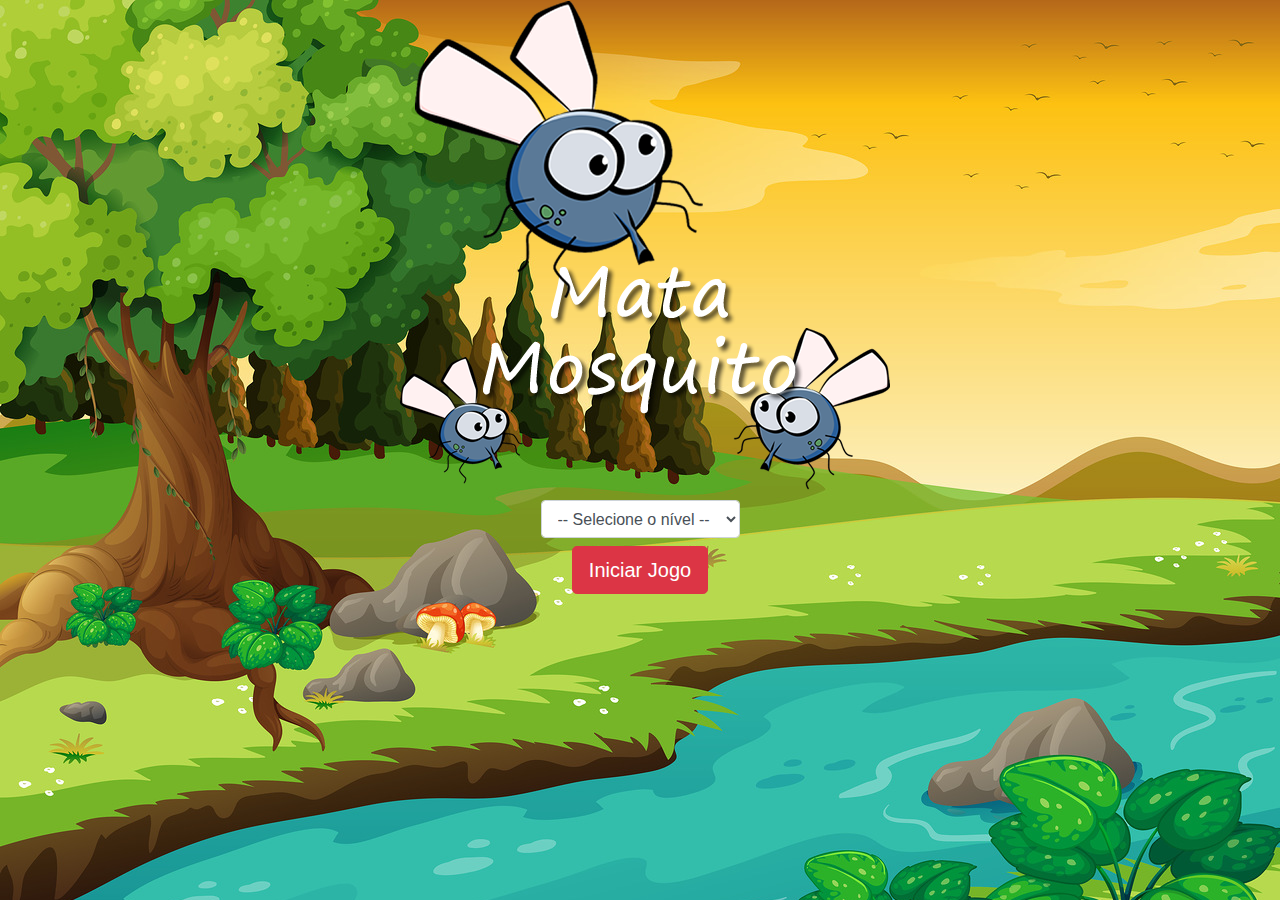
<file: index.html>
<!DOCTYPE html>
<html lang="pt-br">
    <head>
        <meta charset="UTF-8">
        <meta http-equiv="X-UA-Compatible" content="IE=edge">
        <meta name="viewport" content="width=device-width, initial-scale=1.0">
        <title>Mata Mosquito</title>
	    <link rel="stylesheet" href="https://maxcdn.bootstrapcdn.com/bootstrap/4.0.0/css/bootstrap.min.css" integrity="sha384-Gn5384xqQ1aoWXA+058RXPxPg6fy4IWvTNh0E263XmFcJlSAwiGgFAW/dAiS6JXm" crossorigin="anonymous">
        <link rel="stylesheet" href="style.css">  
        <script>
            function iniciarJogo() {
                var nivel = document.getElementById('nivel').value

                if(nivel === '') {
                    alert('Selecione um nível para iniciar o jogo')
                    return false
                }

                window.location.href = "app.html?" + nivel
                
            }
        </script>  
    </head>
    <body>
        <div class="container">
            <div class="row">
                <div class="col">
                    <div class="d-flex justify-content-center">
                       <img src="imagens/game.png"> 
                    </div>
                    
                </div>
            </div>

            <div class="row">
                <div class="col">
                    <div class="d-flex justify-content-center">
                        <div class="mb-2">
                            <select class="form-control" id="nivel">
                                <option value="">-- Selecione o nível --</option>
                                <option value="normal">Normal</option>
                                <option value="medio">Médio</option>
                                <option value="dificil">Difícil</option>
                            </select>   
                        </div>
                        
                    </div>
                    
                </div>
            </div>

            <div class="row">
                <div class="col">
                    <div class="d-flex justify-content-center">
                       <button type="button" class="btn btn-danger btn-lg" onclick="iniciarJogo()">Iniciar Jogo</button> 
                    </div>
                    
                </div>
            </div>
        </div>
    </body>
</html>
</file>
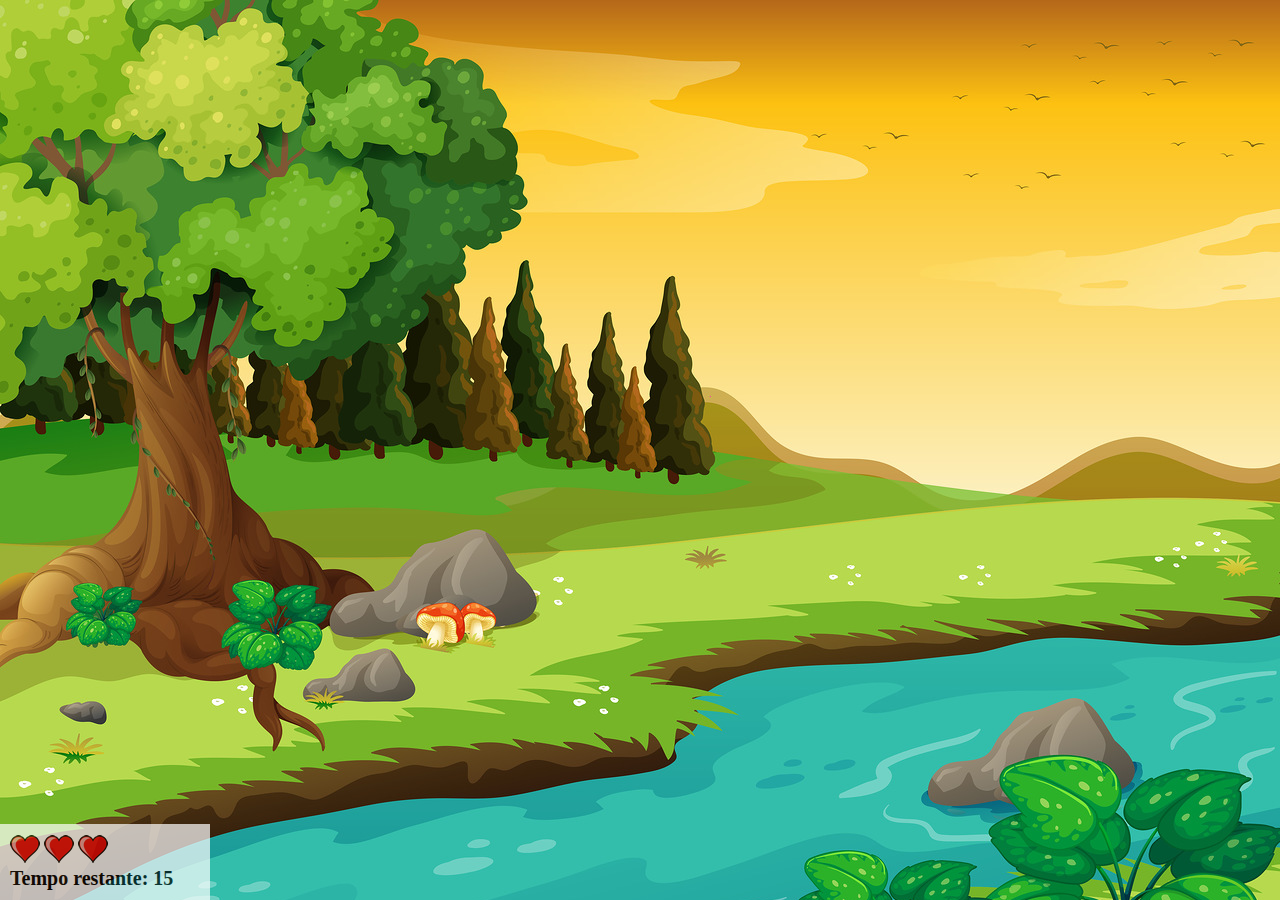
<file: app.html>
<!DOCTYPE html>
<html lang="pt-br">
    <head>
        <meta charset="UTF-8">
        <meta http-equiv="X-UA-Compatible" content="IE=edge">
        <meta name="viewport" content="width=device-width, initial-scale=1.0">
        <title>Mata Mosquito</title>
        <link rel="stylesheet" href="style.css">    
        <script src="script.js"></script>
    </head>
    <body onresize="ajustaTamanhoPalcoJogo()">

        <div class="painel">
            <div class="vidas">
                <img id="v1" src="imagens/coracao_cheio.png">
                <img id="v2" src="imagens/coracao_cheio.png">
                <img id="v3" src="imagens/coracao_cheio.png">
            </div>

            <div class="cronometro">Tempo restante: <span id="cronometro"></span></div>
        </div>
                
        <script>
            document.getElementById('cronometro').innerHTML = tempo

            var criaMosquito = setInterval(function() {
                posicaoRandomica()
            }, criaMosquitoTempo)
        </script>

    </body>
</html>
</file>
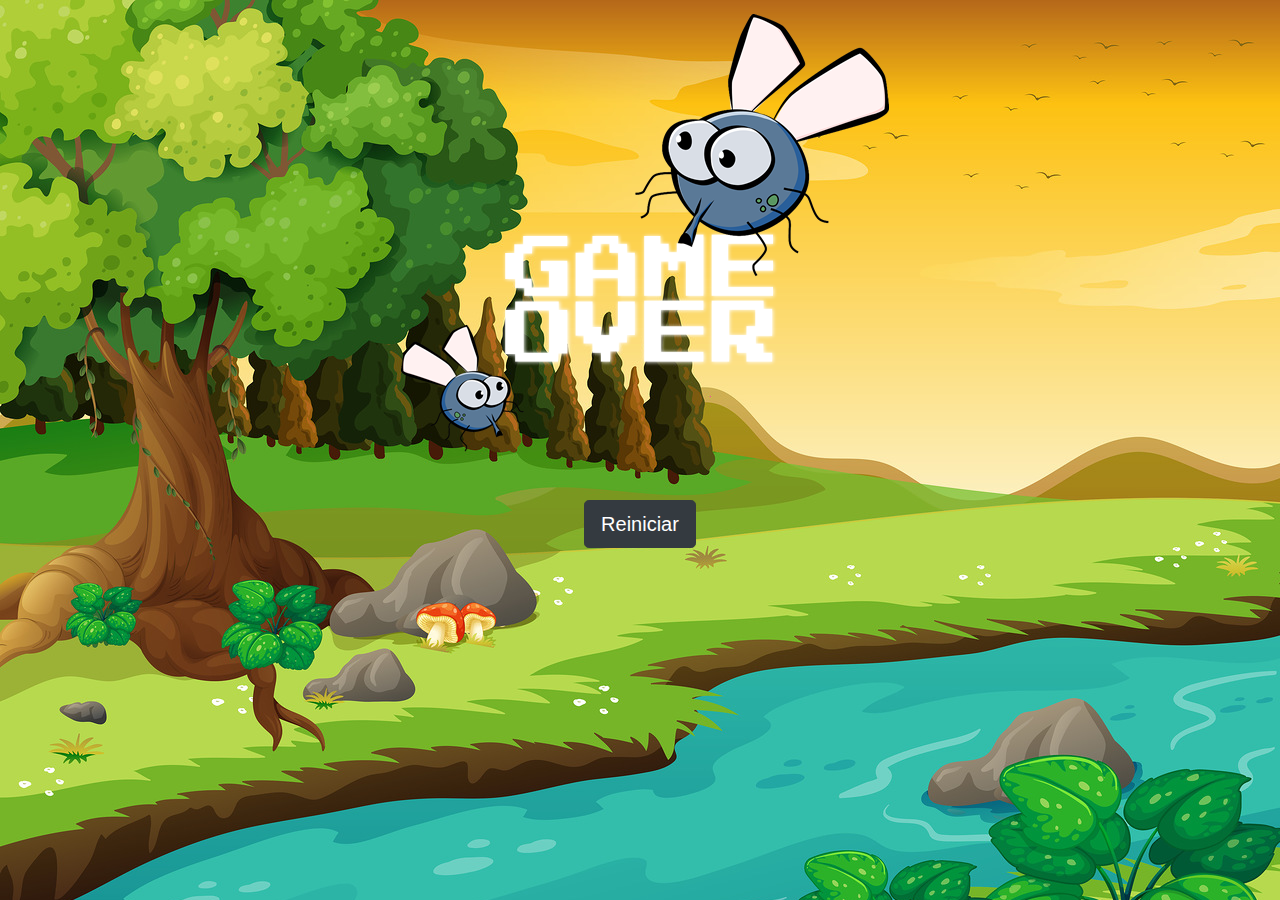
<file: fim_de_jogo.html>
<!DOCTYPE html>
<html lang="pt-br">
    <head>
        <meta charset="UTF-8">
        <meta http-equiv="X-UA-Compatible" content="IE=edge">
        <meta name="viewport" content="width=device-width, initial-scale=1.0">
        <title>Fim de jogo</title>
	    <link rel="stylesheet" href="https://maxcdn.bootstrapcdn.com/bootstrap/4.0.0/css/bootstrap.min.css" integrity="sha384-Gn5384xqQ1aoWXA+058RXPxPg6fy4IWvTNh0E263XmFcJlSAwiGgFAW/dAiS6JXm" crossorigin="anonymous">
        <link rel="stylesheet" href="style.css">    
    </head>
    <body>
        <div class="container">
            <div class="row">
                <div class="col">
                    <div class="d-flex justify-content-center">
                       <img src="imagens/game_over.png"> 
                    </div>
                    
                </div>
            </div>
            <div class="row">
                <div class="col">
                    <div class="d-flex justify-content-center">
                       <button type="button" class="btn btn-dark btn-lg" onclick="window.location.href = 'index.html' ">Reiniciar</button> 
                    </div>
                    
                </div>
            </div>
        </div>
    </body>
</html>
</file>
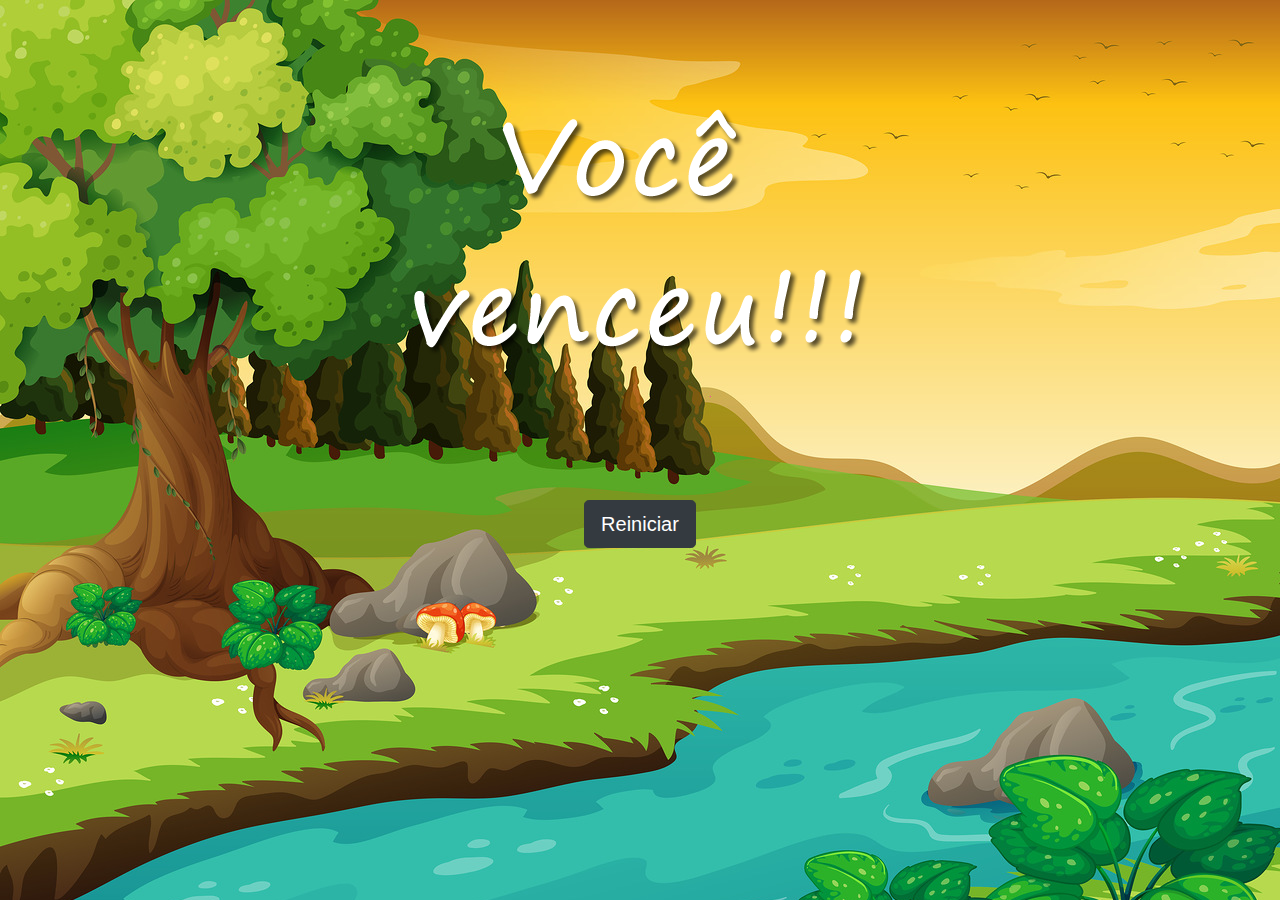
<file: vitoria.html>
<!DOCTYPE html>
<html lang="pt-br">
    <head>
        <meta charset="UTF-8">
        <meta http-equiv="X-UA-Compatible" content="IE=edge">
        <meta name="viewport" content="width=device-width, initial-scale=1.0">
        <title>Vitória</title>
	    <link rel="stylesheet" href="https://maxcdn.bootstrapcdn.com/bootstrap/4.0.0/css/bootstrap.min.css" integrity="sha384-Gn5384xqQ1aoWXA+058RXPxPg6fy4IWvTNh0E263XmFcJlSAwiGgFAW/dAiS6JXm" crossorigin="anonymous">
        <link rel="stylesheet" href="style.css">    
    </head>
    <body>
        <div class="container">
            <div class="row">
                <div class="col">
                    <div class="d-flex justify-content-center">
                       <img src="imagens/vitoria.png"> 
                    </div>
                    
                </div>
            </div>
            <div class="row">
                <div class="col">
                    <div class="d-flex justify-content-center">
                       <button type="button" class="btn btn-dark btn-lg" onclick="window.location.href = 'index.html' ">Reiniciar</button> 
                    </div>
                    
                </div>
            </div>
        </div>
    </body>
</html>
</file>
<file: style.css>
html {
    cursor: url(imagens/mata_mosquito.png) 30 30, auto;
}

body {
    background-image:  url(imagens/bg.jpg);
    background-repeat: no-repeat;
    background-size: 100%;
}
.mosquito1 {
    width: 50px;
    height: 50px;
}

.mosquito2 {
    width: 70px;
    height: 70px;
}

.mosquito3 {
    width: 90px;
    height: 90px;
}

.ladoA {
    transform: scaleX(1);
}

.ladoB {
    transform: scaleX(-1);
}

.painel {
    position: absolute;
    width: 190px;
    padding: 10px;
    left: 0px;
    bottom: 0px;
    border-top: 1px solid #fff;
    background-color: #fff;
    opacity: 0.7;
}

.vidas {
    float: left;
}

.cronometro {
    float: left;
    font-size: 20px;
    font-weight: bold;
}
</file>
